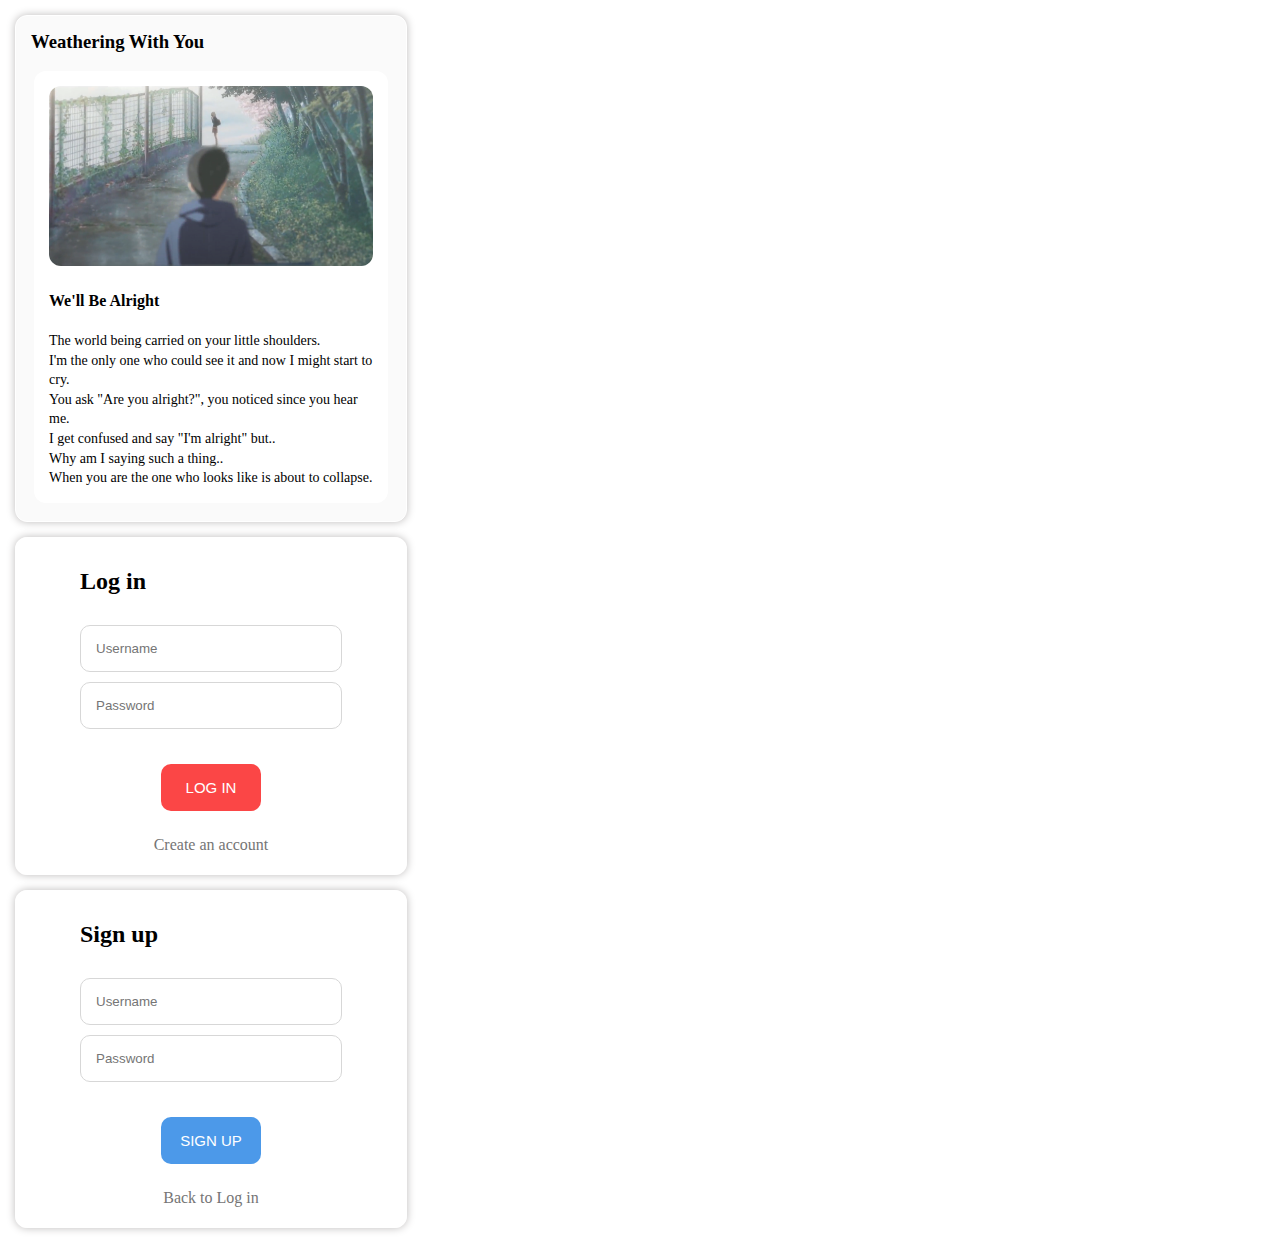
<file: week2/index.html>
<!DOCTYPE html>
<html lang="en">
<head>
  <meta charset="UTF-8">
  <meta http-equiv="X-UA-Compatible" content="IE=edge">
  <meta name="viewport" content="width=device-width, initial-scale=1.0">
  <link rel="stylesheet" href="index.css">
  <title>Web Components</title>
</head>
<body>
  <card-component></card-component>
  <login-component></login-component> 
  <signup-component></signup-component>

  <script src="./Components/login.js" type='module'></script>
  <script src="./Components/card.js" type='module'></script>
  <script src="./Components/signup.js" type='module'></script>
  <!-- <script src="./Components/basicParar.js" type='module'></script> -->
  <!-- <script src="./Common/common.js" type="module"></script> -->
  <script src="index.js" type='module'></script>
</body>
</html>
</file>
<file: week2/index.css>
body {
  margin: 0;
}
</file>
